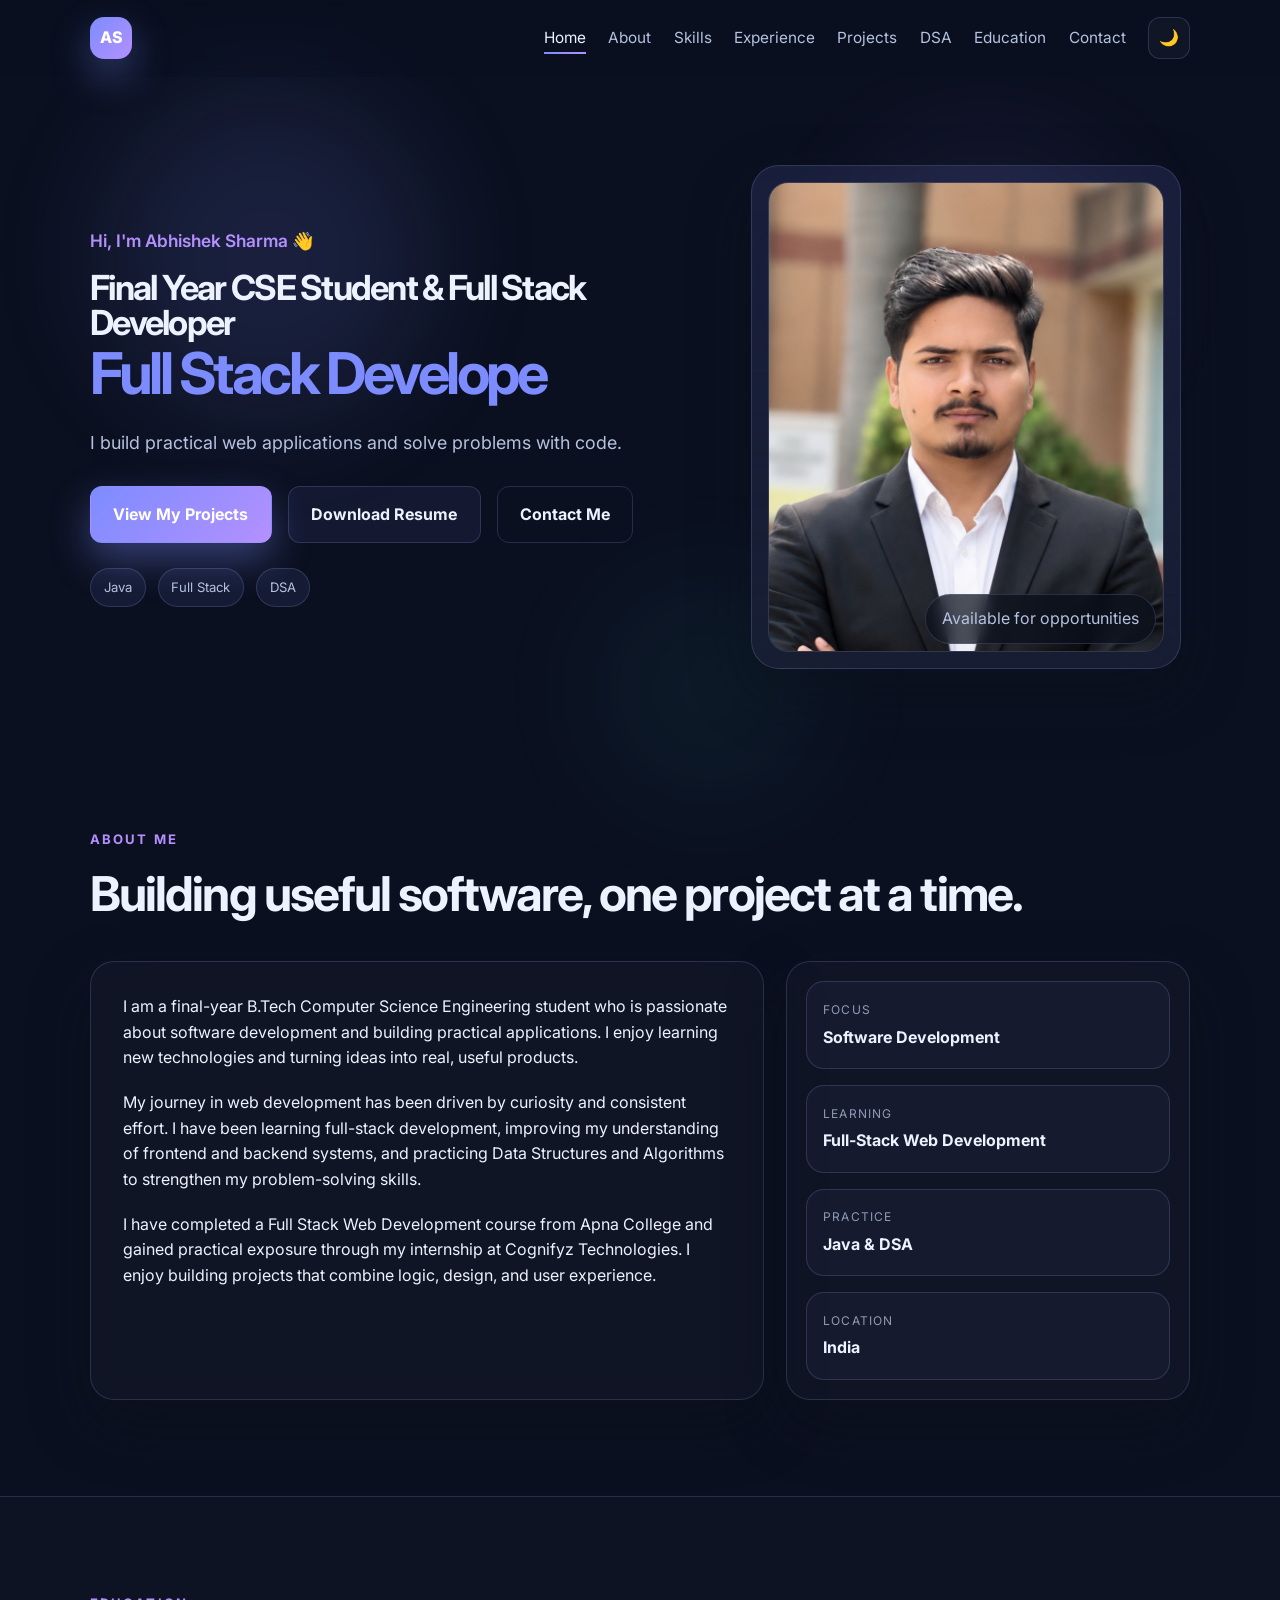
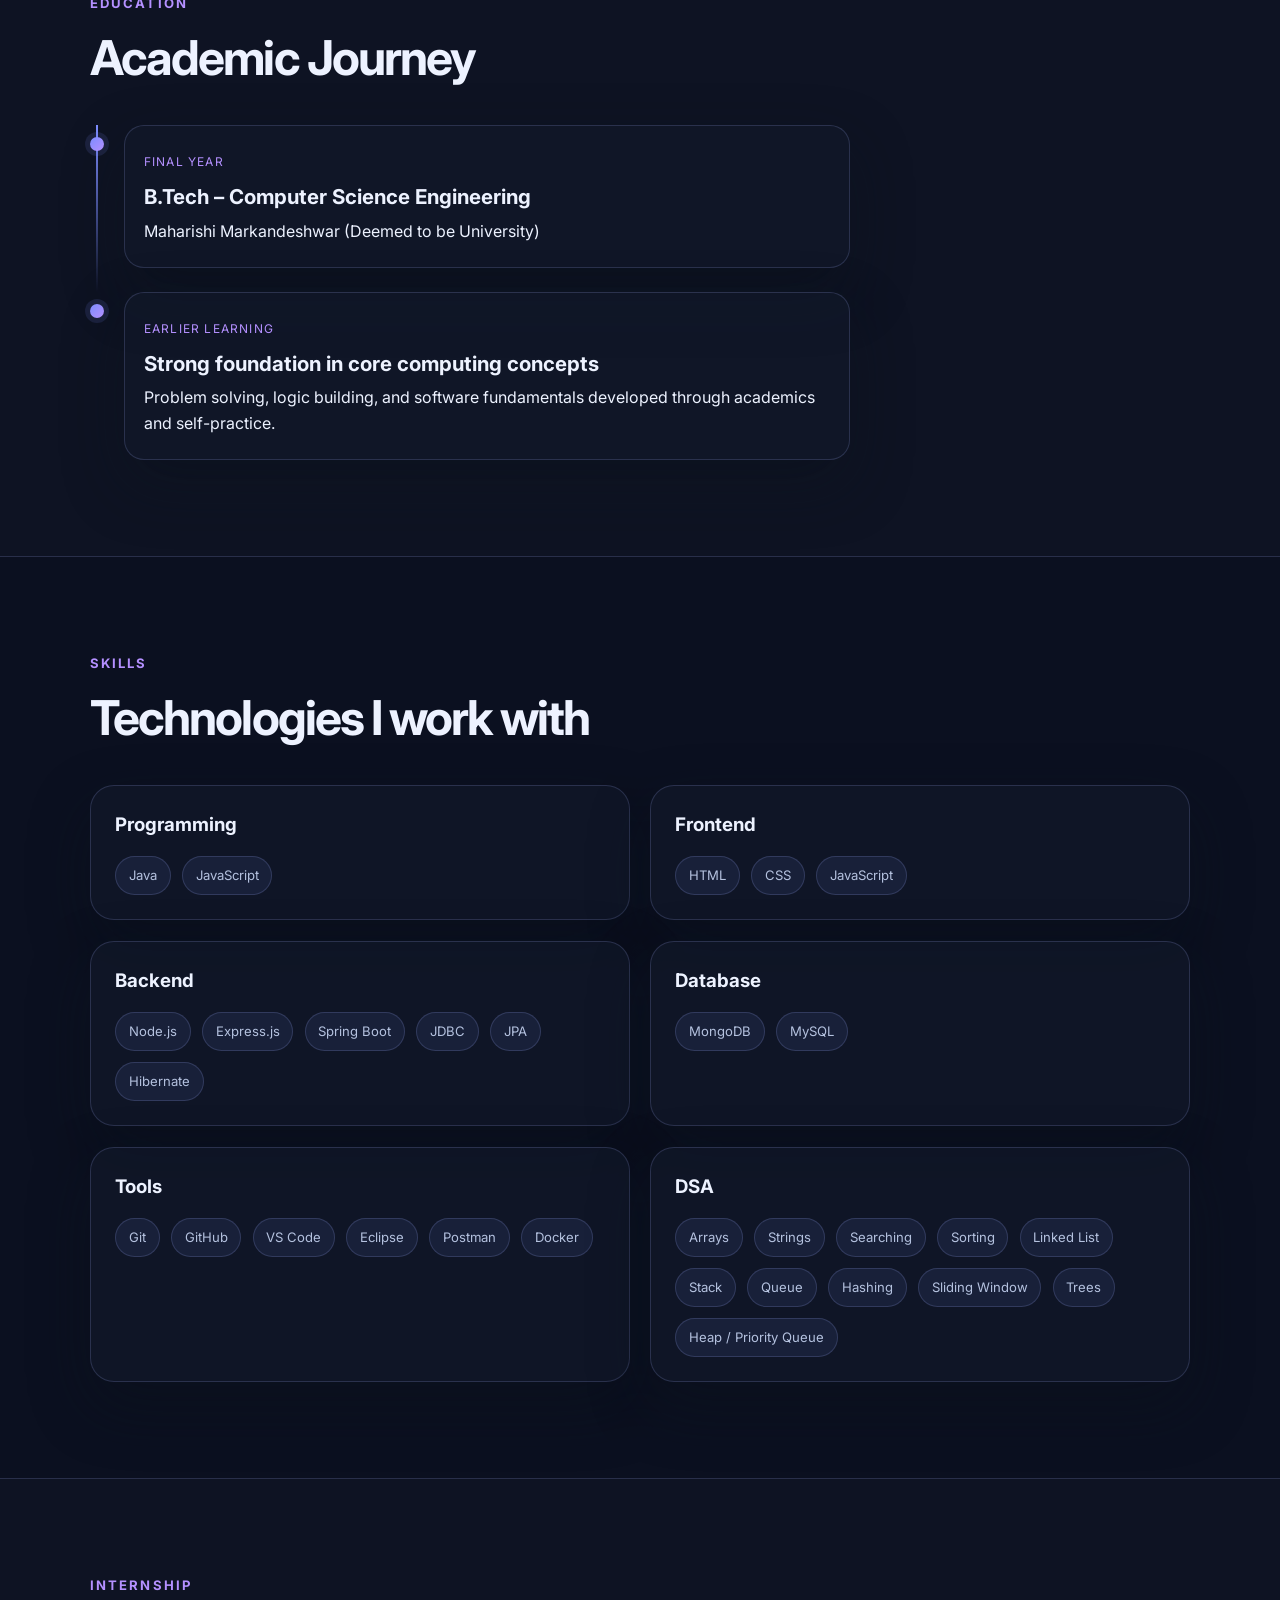
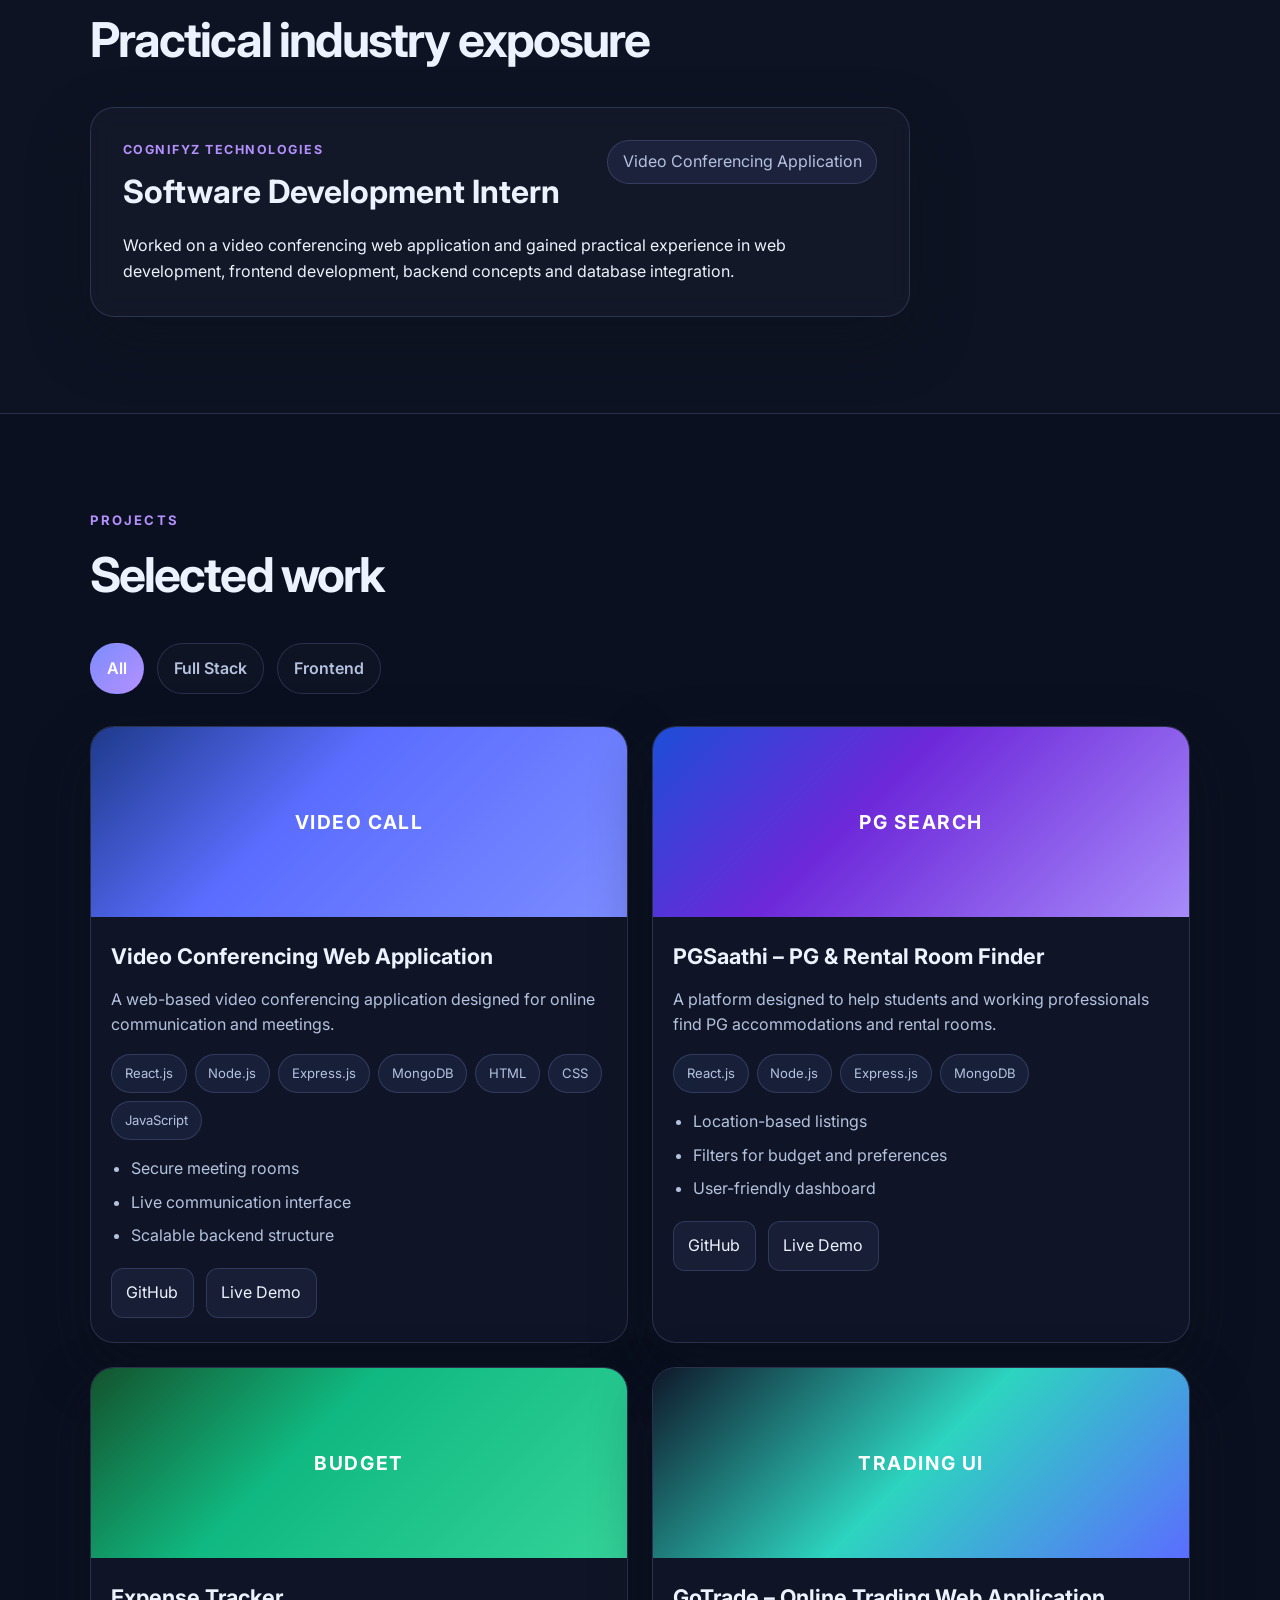
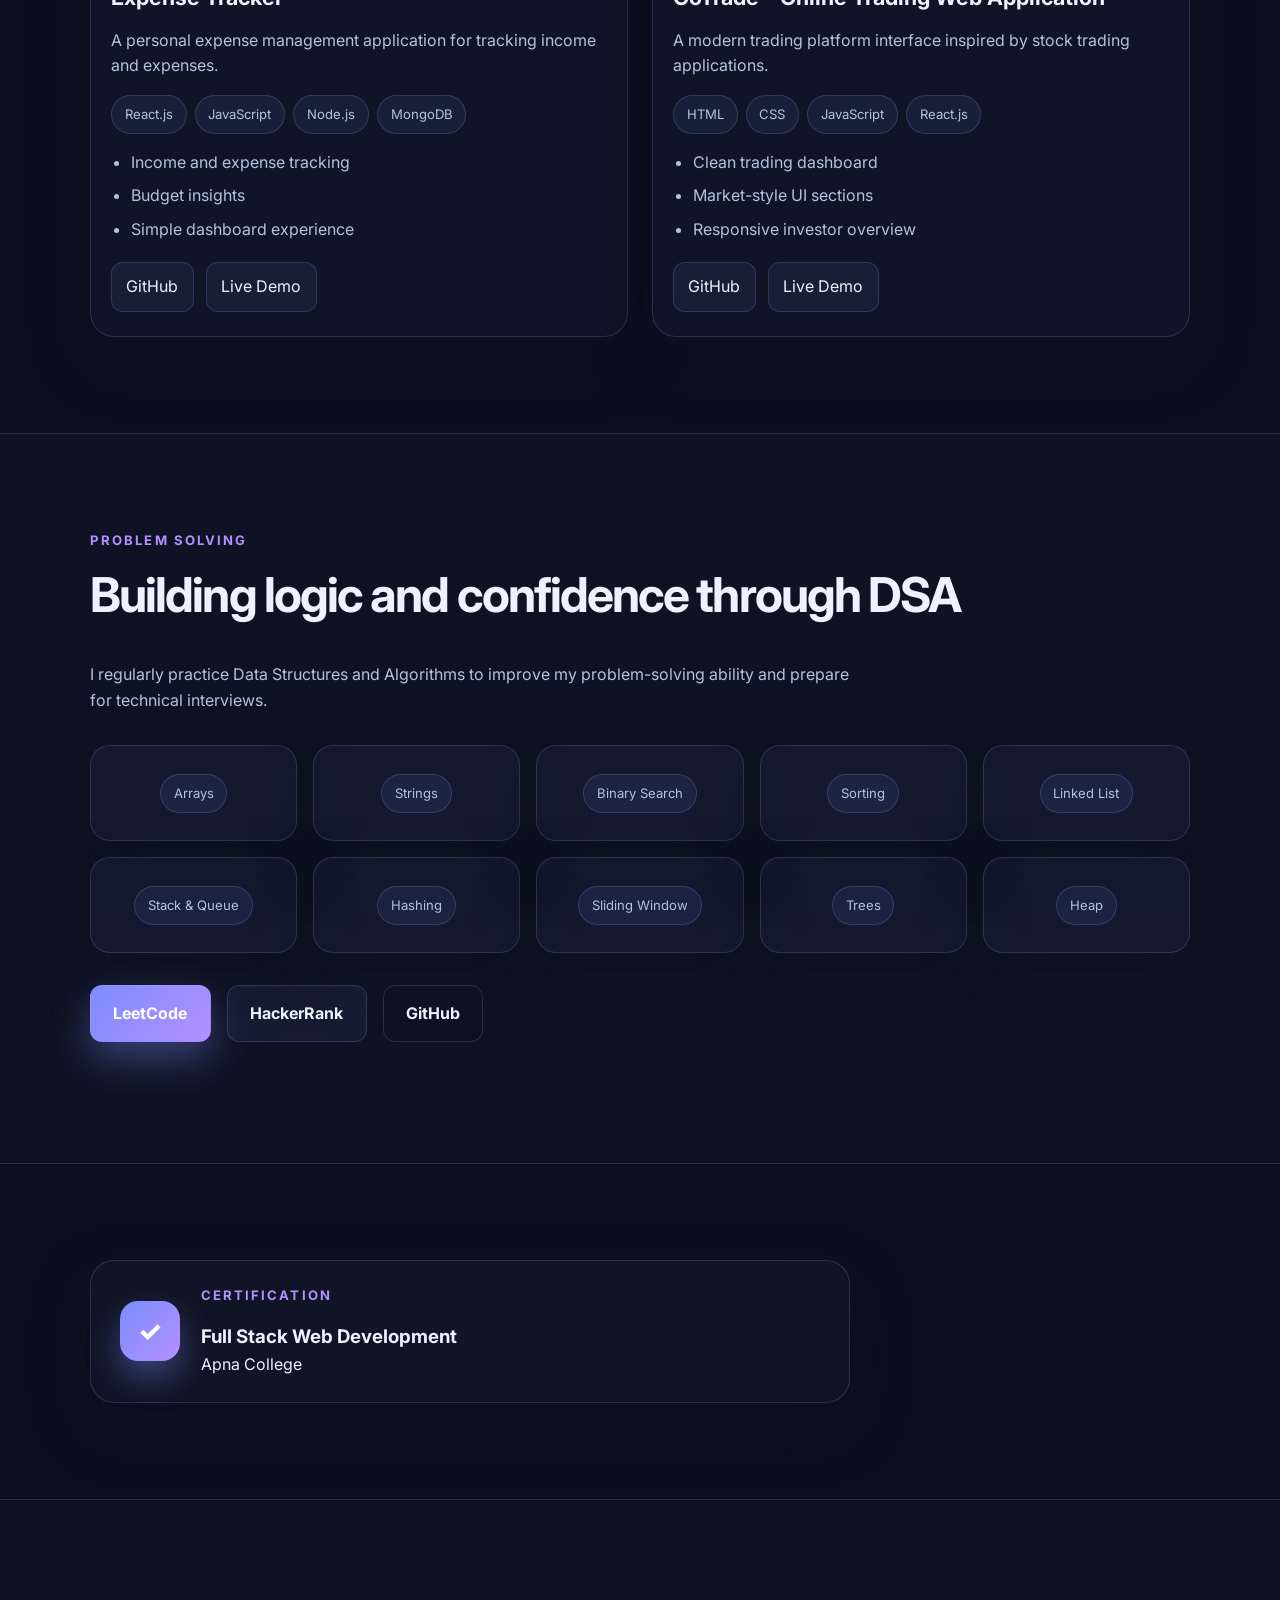
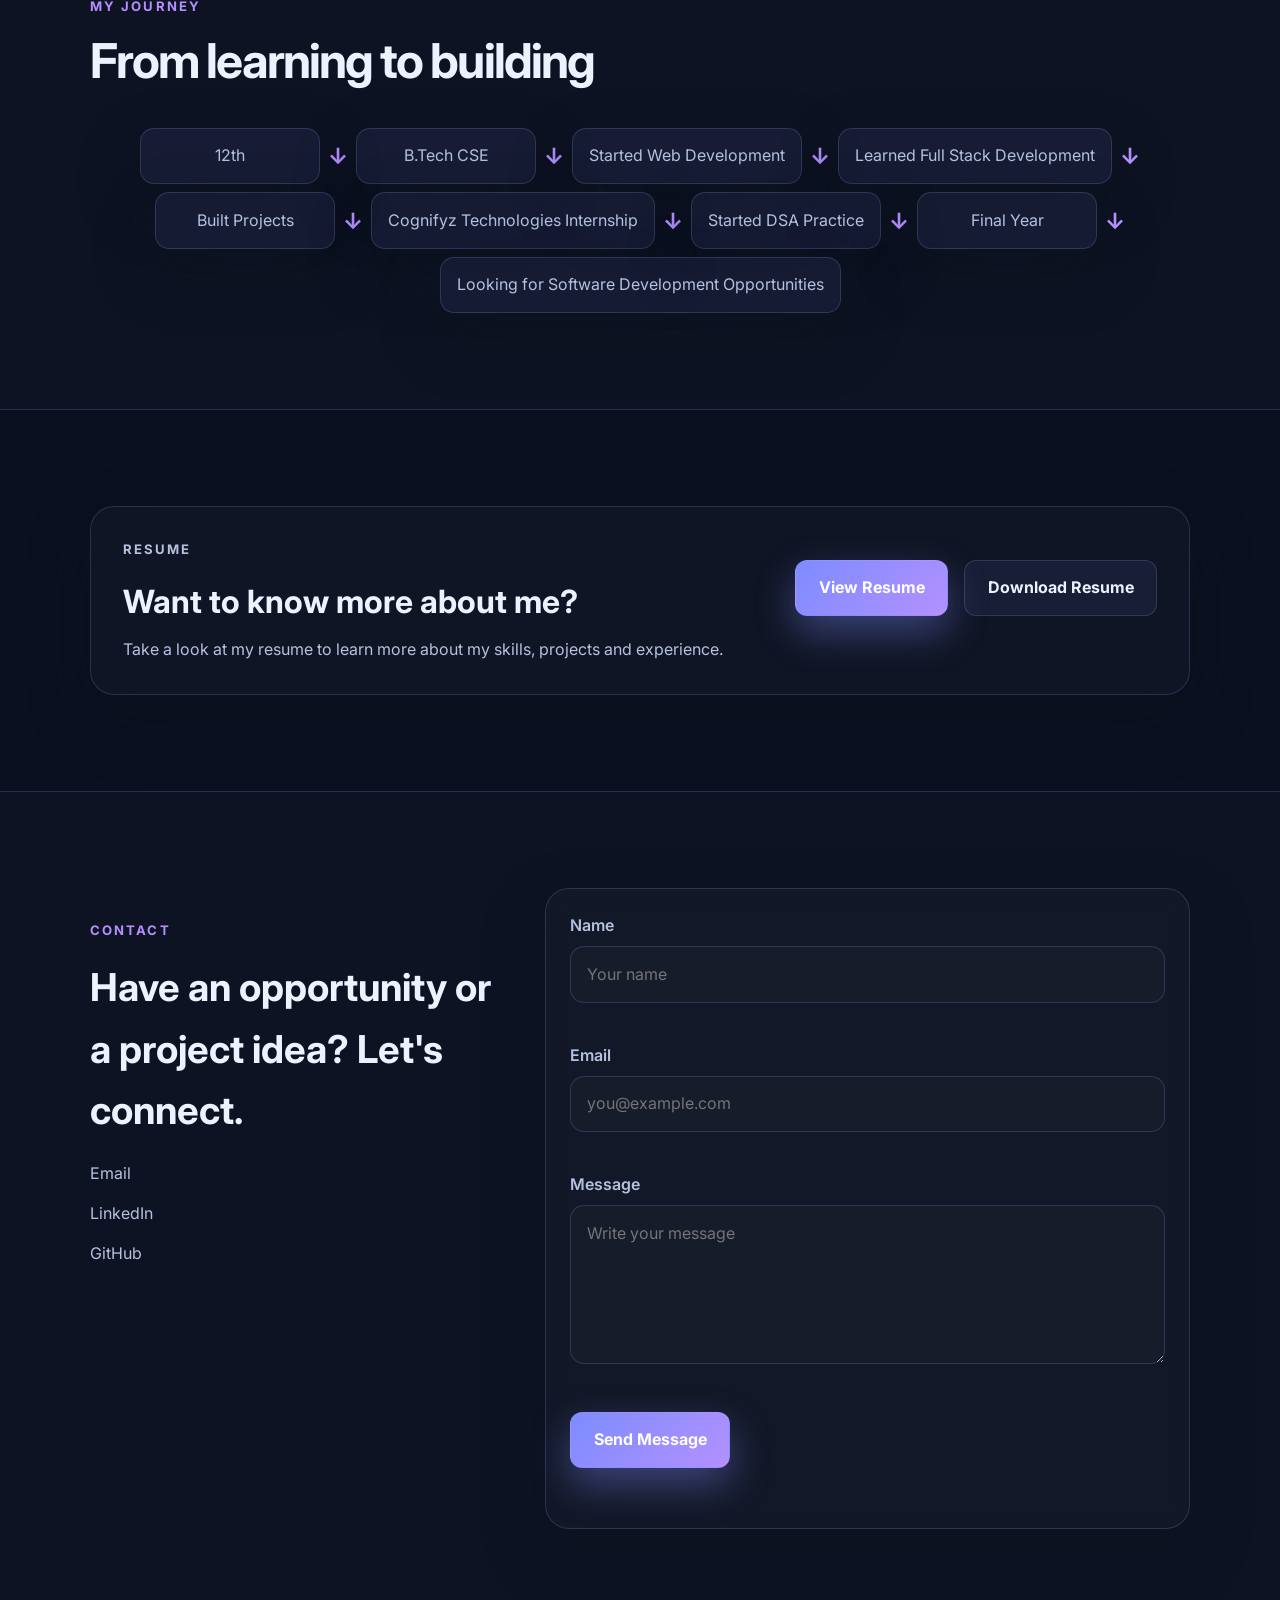
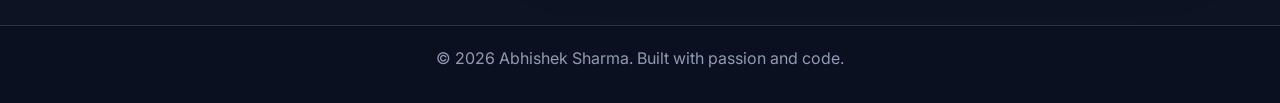
<file: index.html>
<!DOCTYPE html>
<html lang="en">

<head>
  <meta charset="UTF-8" />
  <meta name="viewport" content="width=device-width, initial-scale=1.0" />
  <meta name="description"
    content="Abhishek Sharma is a final-year Computer Science Engineering student and aspiring full stack developer building practical web applications and solving DSA problems." />
  <meta name="keywords" content="Abhishek Sharma, Full Stack Developer, Java, DSA, portfolio, software developer" />
  <title>Abhishek Sharma | Portfolio</title>
  <link rel="preconnect" href="https://fonts.googleapis.com" />
  <link rel="preconnect" href="https://fonts.gstatic.com" crossorigin />
  <link href="https://fonts.googleapis.com/css2?family=Inter:wght@400;500;600;700;800;900&display=swap"
    rel="stylesheet" />
  <link rel="stylesheet" href="style.css" />
</head>

<body>
  <div class="bg-orb orb-1"></div>
  <div class="bg-orb orb-2"></div>
  <div class="bg-orb orb-3"></div>

  <header class="site-header">
    <nav class="nav container">
      <a class="logo" href="#home" aria-label="Home">AS</a>

      <button class="nav-toggle" aria-label="Toggle navigation" aria-expanded="false">
        <span></span>
        <span></span>
        <span></span>
      </button>

      <div class="nav-panel">
        <ul class="nav-menu">
          <li><a href="#home" class="active">Home</a></li>
          <li><a href="#about">About</a></li>
          <li><a href="#skills">Skills</a></li>
          <li><a href="#experience">Experience</a></li>
          <li><a href="#projects">Projects</a></li>
          <li><a href="#dsa">DSA</a></li>
          <li><a href="#education">Education</a></li>
          <li><a href="#contact">Contact</a></li>
          <li><button class="theme-toggle" type="button" aria-label="Toggle dark mode">🌙</button></li>
        </ul>
      </div>
    </nav>
  </header>

  <main>
    <section id="home" class="hero">
      <div class="container hero-inner">
        <div class="hero-copy reveal">
          <p class="eyebrow">Hi, I'm Abhishek Sharma 👋</p>
          <h1>
            <span class="type-prefix">Final Year CSE Student &amp; Full Stack Developer</span>
            <span class="typing-text" aria-live="polite"></span>
          </h1>
          <p class="lead">I build practical web applications and solve problems with code.</p>
          <div class="cta-group">
            <a class="btn btn-primary" href="#projects">View My Projects</a>
            <a class="btn btn-secondary" href="resume.pdf" target="_blank" rel="noopener">Download Resume</a>
            <a class="btn btn-ghost" href="#contact">Contact Me</a>
          </div>
          <div class="quick-badges">
            <span>Java</span>
            <span>Full Stack</span>
            <span>DSA</span>
          </div>
        </div>

        <div class="hero-visual reveal">
          <div class="profile-card">
            <div class="profile-glow"></div>
            <img src="assets/profile.jpeg" alt="Abhishek Sharma profile" />
            <div class="profile-badge">Available for opportunities</div>
          </div>
        </div>
      </div>
    </section>

    <section id="about" class="section">
      <div class="container">
        <div class="section-heading reveal">
          <p class="kicker">About Me</p>
          <h2>Building useful software, one project at a time.</h2>
        </div>

        <div class="about-grid">
          <div class="about-card reveal">
            <p>
              I am a final-year B.Tech Computer Science Engineering student who is passionate about software
              development and building practical applications. I enjoy learning new technologies and turning ideas
              into real, useful products.
            </p>
            <p>
              My journey in web development has been driven by curiosity and consistent effort. I have been learning
              full-stack development, improving my understanding of frontend and backend systems, and practicing Data
              Structures and Algorithms to strengthen my problem-solving skills.
            </p>
            <p>
              I have completed a Full Stack Web Development course from Apna College and gained practical exposure
              through my internship at Cognifyz Technologies. I enjoy building projects that combine logic, design,
              and user experience.
            </p>
          </div>

          <div class="about-points reveal">
            <div class="info-item">
              <span class="info-label">Focus</span>
              <strong>Software Development</strong>
            </div>
            <div class="info-item">
              <span class="info-label">Learning</span>
              <strong>Full-Stack Web Development</strong>
            </div>
            <div class="info-item">
              <span class="info-label">Practice</span>
              <strong>Java &amp; DSA</strong>
            </div>
            <div class="info-item">
              <span class="info-label">Location</span>
              <strong>India</strong>
            </div>
          </div>
        </div>
      </div>
    </section>

    <section id="education" class="section alt-bg">
      <div class="container">
        <div class="section-heading reveal">
          <p class="kicker">Education</p>
          <h2>Academic Journey</h2>
        </div>

        <div class="timeline reveal">
          <div class="timeline-item">
            <div class="timeline-dot"></div>
            <div class="timeline-card education-card">
              <span class="timeline-year">Final Year</span>
              <h3>B.Tech – Computer Science Engineering</h3>
              <p>Maharishi Markandeshwar (Deemed to be University)</p>
            </div>
          </div>
          <div class="timeline-item">
            <div class="timeline-dot"></div>
            <div class="timeline-card education-card">
              <span class="timeline-year">Earlier Learning</span>
              <h3>Strong foundation in core computing concepts</h3>
              <p>Problem solving, logic building, and software fundamentals developed through academics and
                self-practice.</p>
            </div>
          </div>
        </div>
      </div>
    </section>

    <section id="skills" class="section">
      <div class="container">
        <div class="section-heading reveal">
          <p class="kicker">Skills</p>
          <h2>Technologies I work with</h2>
        </div>

        <div class="skills-grid">
          <div class="skill-group reveal">
            <h3>Programming</h3>
            <div class="tag-list">
              <span>Java</span>
              <span>JavaScript</span>
            </div>
          </div>

          <div class="skill-group reveal">
            <h3>Frontend</h3>
            <div class="tag-list">
              <span>HTML</span>
              <span>CSS</span>
              <span>JavaScript</span>
            </div>
          </div>

          <div class="skill-group reveal">
            <h3>Backend</h3>
            <div class="tag-list">
              <span>Node.js</span>
              <span>Express.js</span>
              <span>Spring Boot</span>
              <span>JDBC</span>
              <span>JPA</span>
              <span>Hibernate</span>
            </div>
          </div>

          <div class="skill-group reveal">
            <h3>Database</h3>
            <div class="tag-list">
              <span>MongoDB</span>
              <span>MySQL</span>
            </div>
          </div>

          <div class="skill-group reveal">
            <h3>Tools</h3>
            <div class="tag-list">
              <span>Git</span>
              <span>GitHub</span>
              <span>VS Code</span>
              <span>Eclipse</span>
              <span>Postman</span>
              <span>Docker</span>
            </div>
          </div>

          <div class="skill-group reveal">
            <h3>DSA</h3>
            <div class="tag-list">
              <span>Arrays</span>
              <span>Strings</span>
              <span>Searching</span>
              <span>Sorting</span>
              <span>Linked List</span>
              <span>Stack</span>
              <span>Queue</span>
              <span>Hashing</span>
              <span>Sliding Window</span>
              <span>Trees</span>
              <span>Heap / Priority Queue</span>
            </div>
          </div>
        </div>
      </div>
    </section>

    <section id="experience" class="section alt-bg">
      <div class="container">
        <div class="section-heading reveal">
          <p class="kicker">Internship</p>
          <h2>Practical industry exposure</h2>
        </div>

        <div class="experience-card reveal">
          <div class="experience-header">
            <div>
              <p class="company">Cognifyz Technologies</p>
              <h3>Software Development Intern</h3>
            </div>
            <span class="role-tag">Video Conferencing Application</span>
          </div>
          <p>
            Worked on a video conferencing web application and gained practical experience in web development,
            frontend development, backend concepts and database integration.
          </p>
        </div>
      </div>
    </section>

    <section id="projects" class="section">
      <div class="container">
        <div class="section-heading reveal">
          <p class="kicker">Projects</p>
          <h2>Selected work</h2>
        </div>

        <div class="filter-bar reveal" aria-label="Project filters">
          <button class="filter-btn active" data-filter="all">All</button>
          <button class="filter-btn" data-filter="fullstack">Full Stack</button>
          <button class="filter-btn" data-filter="frontend">Frontend</button>
        </div>

        <div class="projects-grid">
          <article class="project-card reveal" data-category="fullstack">
            <div class="project-image project-one">
              <span>Video Call</span>
            </div>
            <div class="project-body">
              <h3>Video Conferencing Web Application</h3>
              <p>A web-based video conferencing application designed for online communication and meetings.</p>
              <div class="tech-stack">
                <span>React.js</span>
                <span>Node.js</span>
                <span>Express.js</span>
                <span>MongoDB</span>
                <span>HTML</span>
                <span>CSS</span>
                <span>JavaScript</span>
              </div>
              <ul class="feature-list">
                <li>Secure meeting rooms</li>
                <li>Live communication interface</li>
                <li>Scalable backend structure</li>
              </ul>
              <div class="project-actions">
                <a href="https://github.com" target="_blank" rel="noopener">GitHub</a>
                <a href="https://example.com" target="_blank" rel="noopener">Live Demo</a>
              </div>
            </div>
          </article>

          <article class="project-card reveal" data-category="fullstack">
            <div class="project-image project-two">
              <span>PG Search</span>
            </div>
            <div class="project-body">
              <h3>PGSaathi – PG &amp; Rental Room Finder</h3>
              <p>A platform designed to help students and working professionals find PG accommodations and rental rooms.
              </p>
              <div class="tech-stack">
                <span>React.js</span>
                <span>Node.js</span>
                <span>Express.js</span>
                <span>MongoDB</span>
              </div>
              <ul class="feature-list">
                <li>Location-based listings</li>
                <li>Filters for budget and preferences</li>
                <li>User-friendly dashboard</li>
              </ul>
              <div class="project-actions">
                <a href="https://github.com" target="_blank" rel="noopener">GitHub</a>
                <a href="https://example.com" target="_blank" rel="noopener">Live Demo</a>
              </div>
            </div>
          </article>

          <article class="project-card reveal" data-category="fullstack">
            <div class="project-image project-three">
              <span>Budget</span>
            </div>
            <div class="project-body">
              <h3>Expense Tracker</h3>
              <p>A personal expense management application for tracking income and expenses.</p>
              <div class="tech-stack">
                <span>React.js</span>
                <span>JavaScript</span>
                <span>Node.js</span>
                <span>MongoDB</span>
              </div>
              <ul class="feature-list">
                <li>Income and expense tracking</li>
                <li>Budget insights</li>
                <li>Simple dashboard experience</li>
              </ul>
              <div class="project-actions">
                <a href="https://github.com" target="_blank" rel="noopener">GitHub</a>
                <a href="https://example.com" target="_blank" rel="noopener">Live Demo</a>
              </div>
            </div>
          </article>

          <article class="project-card reveal" data-category="frontend">
            <div class="project-image project-four">
              <span>Trading UI</span>
            </div>
            <div class="project-body">
              <h3>GoTrade – Online Trading Web Application</h3>
              <p>A modern trading platform interface inspired by stock trading applications.</p>
              <div class="tech-stack">
                <span>HTML</span>
                <span>CSS</span>
                <span>JavaScript</span>
                <span>React.js</span>
              </div>
              <ul class="feature-list">
                <li>Clean trading dashboard</li>
                <li>Market-style UI sections</li>
                <li>Responsive investor overview</li>
              </ul>
              <div class="project-actions">
                <a href="https://github.com" target="_blank" rel="noopener">GitHub</a>
                <a href="https://example.com" target="_blank" rel="noopener">Live Demo</a>
              </div>
            </div>
          </article>
        </div>
      </div>
    </section>

    <section id="dsa" class="section alt-bg">
      <div class="container">
        <div class="section-heading reveal">
          <p class="kicker">Problem Solving</p>
          <h2>Building logic and confidence through DSA</h2>
        </div>

        <p class="dsa-intro reveal">
          I regularly practice Data Structures and Algorithms to improve my problem-solving ability and prepare for
          technical interviews.
        </p>

        <div class="dsa-grid">
          <div class="dsa-card reveal"><span>Arrays</span></div>
          <div class="dsa-card reveal"><span>Strings</span></div>
          <div class="dsa-card reveal"><span>Binary Search</span></div>
          <div class="dsa-card reveal"><span>Sorting</span></div>
          <div class="dsa-card reveal"><span>Linked List</span></div>
          <div class="dsa-card reveal"><span>Stack &amp; Queue</span></div>
          <div class="dsa-card reveal"><span>Hashing</span></div>
          <div class="dsa-card reveal"><span>Sliding Window</span></div>
          <div class="dsa-card reveal"><span>Trees</span></div>
          <div class="dsa-card reveal"><span>Heap</span></div>
        </div>

        <div class="cta-group platform-links reveal">
          <a class="btn btn-primary" href="https://leetcode.com" target="_blank" rel="noopener">LeetCode</a>
          <a class="btn btn-secondary" href="https://www.hackerrank.com" target="_blank" rel="noopener">HackerRank</a>
          <a class="btn btn-ghost" href="https://github.com" target="_blank" rel="noopener">GitHub</a>
        </div>
      </div>
    </section>

    <section id="certification" class="section">
      <div class="container">
        <div class="cert-card reveal">
          <div class="cert-icon">✓</div>
          <div>
            <p class="kicker">Certification</p>
            <h3>Full Stack Web Development</h3>
            <p>Apna College</p>
          </div>
        </div>
      </div>
    </section>

    <section id="journey" class="section alt-bg">
      <div class="container">
        <div class="section-heading reveal">
          <p class="kicker">My Journey</p>
          <h2>From learning to building</h2>
        </div>

        <div class="journey-timeline reveal">
          <div class="journey-step"><span>12th</span></div>
          <div class="journey-arrow">↓</div>
          <div class="journey-step"><span>B.Tech CSE</span></div>
          <div class="journey-arrow">↓</div>
          <div class="journey-step"><span>Started Web Development</span></div>
          <div class="journey-arrow">↓</div>
          <div class="journey-step"><span>Learned Full Stack Development</span></div>
          <div class="journey-arrow">↓</div>
          <div class="journey-step"><span>Built Projects</span></div>
          <div class="journey-arrow">↓</div>
          <div class="journey-step"><span>Cognifyz Technologies Internship</span></div>
          <div class="journey-arrow">↓</div>
          <div class="journey-step"><span>Started DSA Practice</span></div>
          <div class="journey-arrow">↓</div>
          <div class="journey-step"><span>Final Year</span></div>
          <div class="journey-arrow">↓</div>
          <div class="journey-step"><span>Looking for Software Development Opportunities</span></div>
        </div>
      </div>
    </section>

    <section id="resume" class="section">
      <div class="container">
        <div class="resume-card reveal">
          <div>
            <p class="kicker">Resume</p>
            <h2>Want to know more about me?</h2>
            <p>Take a look at my resume to learn more about my skills, projects and experience.</p>
          </div>
          <div class="cta-group resume-actions">
            <a class="btn btn-primary" href="resume.pdf" target="_blank" rel="noopener">View Resume</a>
            <a class="btn btn-secondary" href="resume.pdf" download="Abhishek-Sharma-Resume.pdf">Download Resume</a>
          </div>
        </div>
      </div>
    </section>

    <section id="contact" class="section alt-bg">
      <div class="container contact-wrap">
        <div class="contact-copy reveal">
          <p class="kicker">Contact</p>
          <h2>Have an opportunity or a project idea? Let's connect.</h2>
          <div class="contact-links">
            <a href="mailto:aksharma2921@gmail.com">Email</a>
            <a href="https://www.linkedin.com/in/abhishek-sharma67/" target="_blank" rel="noopener">LinkedIn</a>
            <a href="https://github.com/abhishek8414" target="_blank" rel="noopener">GitHub</a>
          </div>
        </div>

        <form class="contact-form reveal" id="contactForm" novalidate>
          <div class="field">
            <label for="name">Name</label>
            <input type="text" id="name" name="name" placeholder="Your name" />
            <small class="error-message"></small>
          </div>

          <div class="field">
            <label for="email">Email</label>
            <input type="email" id="email" name="email" placeholder="you@example.com" />
            <small class="error-message"></small>
          </div>

          <div class="field">
            <label for="message">Message</label>
            <textarea id="message" name="message" rows="5" placeholder="Write your message"></textarea>
            <small class="error-message"></small>
          </div>

          <button type="submit" class="btn btn-primary submit-btn">Send Message</button>
          <p id="formStatus" class="form-status" aria-live="polite"></p>
        </form>
      </div>
    </section>
  </main>

  <footer class="site-footer">
    <div class="container footer-inner">
      <p>© 2026 Abhishek Sharma. Built with passion and code.</p>
    </div>
  </footer>

  <button class="back-to-top" aria-label="Back to top">↑</button>

  <script src="script.js"></script>
</body>

</html>
</file>
<file: style.css>
:root {
  --bg: #0b1020;
  --bg-soft: #10192d;
  --surface: rgba(19, 27, 46, 0.7);
  --surface-strong: rgba(12, 18, 31, 0.9);
  --card: rgba(18, 25, 42, 0.7);
  --card-strong: rgba(15, 20, 34, 0.9);
  --text: #edf2ff;
  --text-soft: #b5c2df;
  --muted: #8f9bb5;
  --primary: #7c8cff;
  --primary-strong: #5b6dff;
  --secondary: #b490ff;
  --border: rgba(168, 179, 255, 0.18);
  --shadow: 0 24px 60px rgba(12, 18, 26, 0.45);
  --glow: rgba(124, 140, 255, 0.38);
  --success: #57d39f;
}

body.light-mode {
  --bg: #edf3ff;
  --bg-soft: #dfeafe;
  --surface: rgba(255, 255, 255, 0.78);
  --surface-strong: rgba(255, 255, 255, 0.95);
  --card: rgba(255, 255, 255, 0.72);
  --card-strong: rgba(255, 255, 255, 0.95);
  --text: #172033;
  --text-soft: #41506a;
  --muted: #66758f;
  --primary: #4d5ef7;
  --primary-strong: #3b49d9;
  --secondary: #7a5cff;
  --border: rgba(92, 115, 190, 0.15);
  --shadow: 0 24px 60px rgba(136, 153, 200, 0.18);
  --glow: rgba(93, 110, 255, 0.2);
  --success: #1ea76c;
}

* {
  box-sizing: border-box;
  margin: 0;
  padding: 0;
}

html {
  scroll-behavior: smooth;
}

body {
  font-family: "Inter", sans-serif;
  background: var(--bg);
  color: var(--text);
  line-height: 1.6;
  transition: background 0.3s ease, color 0.3s ease;
  overflow-x: hidden;
}

img {
  max-width: 100%;
  display: block;
}

a {
  color: inherit;
  text-decoration: none;
}

button,
input,
textarea {
  font: inherit;
}

.container {
  width: min(1100px, calc(100% - 2rem));
  margin: 0 auto;
}

.section {
  padding: 6rem 0;
}

.alt-bg {
  background: rgba(255, 255, 255, 0.015);
  border-top: 1px solid var(--border);
  border-bottom: 1px solid var(--border);
}

.kicker {
  font-size: 0.82rem;
  letter-spacing: 0.16em;
  text-transform: uppercase;
  color: var(--secondary);
  font-weight: 700;
  margin-bottom: 1rem;
}

.section-heading {
  margin-bottom: 2.5rem;
}

.section-heading h2 {
  font-size: clamp(2rem, 4vw, 3rem);
  line-height: 1.15;
  letter-spacing: -0.04em;
  margin-bottom: 0.25rem;
}

.bg-orb {
  position: fixed;
  border-radius: 50%;
  filter: blur(60px);
  opacity: 0.35;
  pointer-events: none;
  z-index: -1;
  animation: float 14s ease-in-out infinite alternate;
}

.orb-1 {
  width: 330px;
  height: 330px;
  background: rgba(124, 140, 255, 0.38);
  top: 10%;
  left: 8%;
}

.orb-2 {
  width: 280px;
  height: 280px;
  background: rgba(180, 144, 255, 0.26);
  right: 12%;
  top: 16%;
  animation-delay: 1.5s;
}

.orb-3 {
  width: 240px;
  height: 240px;
  background: rgba(75, 232, 214, 0.14);
  bottom: 10%;
  left: 46%;
  animation-delay: 2.4s;
}

@keyframes float {
  0% {
    transform: translateY(0) translateX(0) scale(1);
  }
  100% {
    transform: translateY(-18px) translateX(18px) scale(1.08);
  }
}

.site-header {
  position: sticky;
  top: 0;
  z-index: 20;
  backdrop-filter: blur(12px);
  background: rgba(11, 16, 32, 0.26);
  border-bottom: 1px solid transparent;
  transition: background 0.25s ease, border-color 0.25s ease, box-shadow 0.25s ease;
}

body.light-mode .site-header {
  background: rgba(237, 243, 255, 0.4);
}

.site-header.scrolled {
  background: rgba(11, 16, 32, 0.7);
  border-color: var(--border);
  box-shadow: 0 10px 30px rgba(7, 11, 19, 0.18);
}

body.light-mode .site-header.scrolled {
  background: rgba(255, 255, 255, 0.8);
}

.nav {
  display: flex;
  align-items: center;
  justify-content: space-between;
  min-height: 76px;
}

.logo {
  width: 42px;
  height: 42px;
  display: grid;
  place-items: center;
  border-radius: 14px;
  background: linear-gradient(135deg, var(--primary), var(--secondary));
  color: white;
  font-weight: 800;
  box-shadow: 0 16px 38px var(--glow);
}

.nav-panel {
  display: flex;
  align-items: center;
}

.nav-menu {
  display: flex;
  align-items: center;
  list-style: none;
  gap: 1.4rem;
}

.nav-menu a {
  color: var(--text-soft);
  font-size: 0.96rem;
  position: relative;
  transition: color 0.25s ease;
}

.nav-menu a::after {
  content: "";
  position: absolute;
  left: 0;
  bottom: -0.4rem;
  width: 100%;
  height: 2px;
  background: linear-gradient(90deg, var(--primary), var(--secondary));
  transform: scaleX(0);
  transform-origin: left;
  transition: transform 0.25s ease;
}

.nav-menu a:hover,
.nav-menu a.active {
  color: var(--text);
}

.nav-menu a:hover::after,
.nav-menu a.active::after {
  transform: scaleX(1);
}

.theme-toggle {
  border: 1px solid var(--border);
  background: rgba(255, 255, 255, 0.03);
  border-radius: 12px;
  color: var(--text);
  width: 42px;
  height: 42px;
  cursor: pointer;
}

.nav-toggle {
  display: none;
  flex-direction: column;
  justify-content: center;
  gap: 5px;
  width: 44px;
  height: 44px;
  border: 1px solid var(--border);
  border-radius: 12px;
  background: rgba(255, 255, 255, 0.02);
  cursor: pointer;
}

.nav-toggle span {
  width: 22px;
  height: 2px;
  background: var(--text);
  margin: 0 auto;
  transition: transform 0.25s ease, opacity 0.25s ease;
}

.hero {
  padding: 5.5rem 0 4rem;
}

.hero-inner {
  display: grid;
  grid-template-columns: 1.15fr 0.85fr;
  align-items: center;
  gap: 3rem;
}

.eyebrow {
  font-size: 1.08rem;
  color: var(--secondary);
  margin-bottom: 1rem;
  font-weight: 600;
}

.hero-copy h1 {
  font-size: clamp(2.5rem, 4.5vw, 5rem);
  line-height: 1.02;
  letter-spacing: -0.06em;
  margin-bottom: 1rem;
}

.type-prefix {
  display: block;
  font-size: 0.6em;
  letter-spacing: -0.05em;
  color: var(--text);
  margin-bottom: 0.2rem;
}

.typing-text {
  display: block;
  min-height: 1.2em;
  color: var(--primary);
  font-weight: 700;
}

.lead {
  font-size: 1.12rem;
  color: var(--text-soft);
  max-width: 620px;
  margin-bottom: 1.8rem;
}

.cta-group {
  display: flex;
  align-items: center;
  flex-wrap: wrap;
  gap: 1rem;
  margin-bottom: 1.6rem;
}

.btn {
  display: inline-flex;
  align-items: center;
  justify-content: center;
  min-height: 48px;
  padding: 0.9rem 1.4rem;
  border-radius: 12px;
  font-weight: 700;
  border: 1px solid transparent;
  transition: transform 0.2s ease, box-shadow 0.2s ease, border-color 0.2s ease;
}

.btn:hover {
  transform: translateY(-2px);
}

.btn-primary {
  background: linear-gradient(135deg, var(--primary), var(--secondary));
  color: white;
  box-shadow: 0 16px 38px var(--glow);
}

.btn-secondary {
  background: rgba(124, 140, 255, 0.08);
  border-color: var(--border);
  color: var(--text);
}

.btn-ghost {
  background: transparent;
  border-color: var(--border);
  color: var(--text);
}

.quick-badges {
  display: flex;
  flex-wrap: wrap;
  gap: 0.75rem;
}

.quick-badges span,
.tech-stack span,
.tag-list span,
.dsa-card span {
  display: inline-flex;
  align-items: center;
  justify-content: center;
  padding: 0.5rem 0.8rem;
  border-radius: 999px;
  background: rgba(124, 140, 255, 0.09);
  border: 1px solid var(--border);
  color: var(--text-soft);
  font-size: 0.82rem;
}

.hero-visual {
  display: flex;
  justify-content: center;
}

.profile-card {
  position: relative;
  width: min(430px, 100%);
  padding: 1rem;
  border-radius: 28px;
  background: linear-gradient(180deg, rgba(124, 140, 255, 0.12), rgba(24, 31, 53, 0.9));
  border: 1px solid var(--border);
  box-shadow: var(--shadow);
}

.profile-glow {
  position: absolute;
  inset: 12% 18% auto 18%;
  height: 220px;
  border-radius: 50%;
  background: radial-gradient(circle, rgba(124, 140, 255, 0.45) 0%, rgba(124, 140, 255, 0.08) 55%, transparent 100%);
  filter: blur(30px);
}

.profile-card img {
  position: relative;
  z-index: 1;
  width: 100%;
  height: 470px;
  object-fit: cover;
  border-radius: 20px;
  border: 1px solid rgba(255, 255, 255, 0.12);
}

.profile-badge {
  position: absolute;
  right: 1.5rem;
  bottom: 1.5rem;
  z-index: 2;
  background: rgba(10, 16, 28, 0.72);
  border: 1px solid var(--border);
  padding: 0.7rem 1rem;
  border-radius: 999px;
  color: var(--text-soft);
  backdrop-filter: blur(8px);
}

.about-grid {
  display: grid;
  grid-template-columns: 1.25fr 0.75fr;
  gap: 1.4rem;
}

.about-card,
.about-points,
.experience-card,
.resume-card,
.contact-form,
.cert-card {
  background: rgba(255, 255, 255, 0.025);
  backdrop-filter: blur(10px);
  border: 1px solid var(--border);
  border-radius: 24px;
  box-shadow: var(--shadow);
}

.about-card {
  padding: 2rem;
}

.about-card p + p {
  margin-top: 1.2rem;
}

.about-points {
  padding: 1.2rem;
  display: grid;
  gap: 1rem;
}

.info-item {
  background: rgba(124, 140, 255, 0.05);
  border: 1px solid var(--border);
  border-radius: 18px;
  padding: 1.1rem 1rem;
}

.info-label {
  color: var(--muted);
  display: block;
  font-size: 0.75rem;
  letter-spacing: 0.1em;
  text-transform: uppercase;
  margin-bottom: 0.35rem;
}

.timeline {
  display: grid;
  gap: 1.5rem;
  max-width: 760px;
}

.timeline-item {
  position: relative;
  padding-left: 2.1rem;
}

.timeline-item::before {
  content: "";
  position: absolute;
  left: 0.35rem;
  top: 0;
  bottom: -1.5rem;
  width: 2px;
  background: linear-gradient(180deg, var(--primary), transparent);
}

.timeline-item:last-child::before {
  display: none;
}

.timeline-dot {
  position: absolute;
  left: 0;
  top: 0.75rem;
  width: 14px;
  height: 14px;
  border-radius: 50%;
  background: linear-gradient(135deg, var(--primary), var(--secondary));
  box-shadow: 0 0 0 5px rgba(124, 140, 255, 0.12);
}

.timeline-card {
  background: var(--card);
  border: 1px solid var(--border);
  border-radius: 20px;
  padding: 1.4rem 1.2rem;
  box-shadow: var(--shadow);
}

.timeline-year {
  display: inline-block;
  font-size: 0.75rem;
  letter-spacing: 0.1em;
  text-transform: uppercase;
  color: var(--secondary);
  margin-bottom: 0.6rem;
}

.timeline-card h3 {
  font-size: 1.28rem;
  margin-bottom: 0.3rem;
}

.skills-grid {
  display: grid;
  grid-template-columns: repeat(2, minmax(0, 1fr));
  gap: 1.3rem;
}

.skill-group {
  background: var(--card);
  border: 1px solid var(--border);
  border-radius: 24px;
  padding: 1.5rem;
  box-shadow: var(--shadow);
  transition: transform 0.25s ease, border-color 0.25s ease;
}

.skill-group:hover {
  transform: translateY(-4px);
  border-color: rgba(124, 140, 255, 0.35);
}

.skill-group h3 {
  margin-bottom: 1rem;
}

.tag-list {
  display: flex;
  flex-wrap: wrap;
  gap: 0.7rem;
}

.experience-card {
  padding: 2rem;
  max-width: 820px;
}

.experience-header {
  display: flex;
  align-items: flex-start;
  justify-content: space-between;
  gap: 1rem;
  margin-bottom: 1rem;
}

.company {
  color: var(--secondary);
  letter-spacing: 0.12em;
  text-transform: uppercase;
  font-size: 0.78rem;
  font-weight: 700;
}

.experience-card h3 {
  margin-top: 0.35rem;
  font-size: clamp(1.4rem, 3vw, 2rem);
}

.role-tag {
  background: rgba(124, 140, 255, 0.09);
  border: 1px solid var(--border);
  border-radius: 999px;
  padding: 0.5rem 0.9rem;
  color: var(--text-soft);
}

.filter-bar {
  display: flex;
  flex-wrap: wrap;
  gap: 0.8rem;
  margin-bottom: 2rem;
}

.filter-btn {
  border: 1px solid var(--border);
  background: rgba(255, 255, 255, 0.02);
  color: var(--text-soft);
  border-radius: 999px;
  padding: 0.75rem 1rem;
  font-weight: 600;
  cursor: pointer;
  transition: all 0.2s ease;
}

.filter-btn.active {
  background: linear-gradient(135deg, var(--primary), var(--secondary));
  color: white;
  border-color: transparent;
}

.projects-grid {
  display: grid;
  grid-template-columns: repeat(2, minmax(0, 1fr));
  gap: 1.5rem;
}

.project-card {
  background: var(--card);
  border: 1px solid var(--border);
  border-radius: 24px;
  overflow: hidden;
  box-shadow: var(--shadow);
  transition: transform 0.25s ease, border-color 0.25s ease;
}

.project-card:hover {
  transform: translateY(-4px);
  border-color: rgba(124, 140, 255, 0.35);
}

.project-card.hidden {
  display: none;
}

.project-image {
  position: relative;
  min-height: 190px;
  display: grid;
  place-items: center;
  color: #fff;
  font-size: 1.2rem;
  font-weight: 700;
  letter-spacing: 0.08em;
  text-transform: uppercase;
}

.project-one {
  background: linear-gradient(135deg, #1e3a8a, #5b6dff 40%, #7c8cff);
}

.project-two {
  background: linear-gradient(135deg, #1d4ed8, #6d28d9 40%, #a78bfa);
}

.project-three {
  background: linear-gradient(135deg, #14532d, #10b981 40%, #34d399);
}

.project-four {
  background: linear-gradient(135deg, #0f172a, #2dd4bf 50%, #5b6dff);
}

.project-body {
  padding: 1.4rem 1.25rem 1.5rem;
}

.project-body h3 {
  margin-bottom: 0.8rem;
  font-size: 1.35rem;
}

.project-body p {
  color: var(--text-soft);
  margin-bottom: 1rem;
}

.tech-stack {
  display: flex;
  flex-wrap: wrap;
  gap: 0.5rem;
  margin-bottom: 1rem;
}

.feature-list {
  padding-left: 1.25rem;
  color: var(--text-soft);
  margin-bottom: 1.2rem;
}

.feature-list li + li {
  margin-top: 0.5rem;
}

.project-actions {
  display: flex;
  gap: 0.75rem;
  flex-wrap: wrap;
}

.project-actions a {
  display: inline-flex;
  align-items: center;
  justify-content: center;
  min-height: 42px;
  padding: 0.7rem 0.9rem;
  background: rgba(124, 140, 255, 0.08);
  border: 1px solid var(--border);
  border-radius: 12px;
}

.dsa-intro {
  max-width: 760px;
  color: var(--text-soft);
  margin-bottom: 2rem;
}

.dsa-grid {
  display: grid;
  grid-template-columns: repeat(5, minmax(0, 1fr));
  gap: 1rem;
}

.dsa-card {
  display: grid;
  place-items: center;
  min-height: 96px;
  background: rgba(124, 140, 255, 0.06);
  border: 1px solid var(--border);
  border-radius: 20px;
  box-shadow: var(--shadow);
  text-align: center;
}

.platform-links {
  margin-top: 2rem;
}

.cert-card {
  display: flex;
  align-items: center;
  gap: 1.3rem;
  padding: 1.5rem 1.8rem;
  max-width: 760px;
}

.cert-icon {
  width: 60px;
  height: 60px;
  display: grid;
  place-items: center;
  border-radius: 18px;
  background: linear-gradient(135deg, var(--primary), var(--secondary));
  color: white;
  font-weight: 800;
  font-size: 1.7rem;
  box-shadow: 0 16px 32px var(--glow);
}

.journey-timeline {
  display: flex;
  flex-wrap: wrap;
  justify-content: center;
  gap: 0.5rem;
  align-items: center;
}

.journey-step {
  background: rgba(124, 140, 255, 0.08);
  border: 1px solid var(--border);
  border-radius: 14px;
  padding: 0.9rem 1rem;
  min-width: 180px;
  text-align: center;
  box-shadow: var(--shadow);
  color: var(--text-soft);
}

.journey-arrow {
  color: var(--secondary);
  font-size: 1.4rem;
  font-weight: 700;
}

.resume-card {
  display: flex;
  align-items: center;
  justify-content: space-between;
  gap: 2rem;
  padding: 2rem;
}

.resume-card h2 {
  font-size: clamp(1.9rem, 2.5vw, 2.6rem);
  margin-bottom: 0.6rem;
}

.resume-card p {
  color: var(--text-soft);
}

.contact-wrap {
  display: grid;
  grid-template-columns: 0.8fr 1.2fr;
  gap: 1.6rem;
}

.contact-copy {
  padding: 2rem 0;
}

.contact-copy h2 {
  margin-bottom: 1.2rem;
  font-size: clamp(2rem, 3vw, 2.8rem);
}

.contact-links {
  display: flex;
  flex-direction: column;
  gap: 0.9rem;
}

.contact-links a {
  color: var(--text-soft);
  position: relative;
  width: fit-content;
}

.contact-links a::after {
  content: "";
  position: absolute;
  left: 0;
  bottom: -0.25rem;
  width: 100%;
  height: 2px;
  background: linear-gradient(90deg, var(--primary), var(--secondary));
  transform: scaleX(0);
  transform-origin: left;
  transition: transform 0.2s ease;
}

.contact-links a:hover::after {
  transform: scaleX(1);
}

.contact-form {
  padding: 1.5rem;
}

.field {
  margin-bottom: 1rem;
}

.field label {
  display: block;
  margin-bottom: 0.45rem;
  color: var(--text-soft);
  font-weight: 600;
}

.field input,
.field textarea {
  width: 100%;
  border: 1px solid var(--border);
  background: rgba(255, 255, 255, 0.02);
  border-radius: 14px;
  padding: 0.9rem 1rem;
  color: var(--text);
  outline: none;
  transition: border-color 0.2s ease, box-shadow 0.2s ease;
}

.field input:focus,
.field textarea:focus {
  border-color: rgba(124, 140, 255, 0.8);
  box-shadow: 0 0 0 3px rgba(124, 140, 255, 0.12);
}

.field textarea {
  resize: vertical;
  min-height: 140px;
}

.error-message {
  color: #ff7b7b;
  font-size: 0.76rem;
  min-height: 18px;
  display: block;
  margin-top: 0.4rem;
}

.input-error {
  border-color: rgba(255, 123, 123, 0.9) !important;
}

.form-status {
  margin-top: 1rem;
  min-height: 20px;
  color: var(--success);
  font-weight: 600;
}

.site-footer {
  padding: 1.2rem 0 2rem;
  text-align: center;
  color: var(--muted);
}

.back-to-top {
  position: fixed;
  right: 24px;
  bottom: 24px;
  width: 52px;
  height: 52px;
  border: 1px solid var(--border);
  border-radius: 50%;
  background: rgba(11, 16, 32, 0.8);
  color: var(--text);
  cursor: pointer;
  box-shadow: var(--shadow);
  opacity: 0;
  visibility: hidden;
  transform: translateY(12px);
  transition: opacity 0.25s ease, visibility 0.25s ease, transform 0.25s ease;
}

.back-to-top.visible {
  opacity: 1;
  visibility: visible;
  transform: translateY(0);
}

.reveal {
  opacity: 0;
  transform: translateY(32px);
  transition: opacity 0.7s ease, transform 0.7s ease;
}

.reveal.visible {
  opacity: 1;
  transform: translateY(0);
}

@media (max-width: 900px) {
  .hero-inner,
  .about-grid,
  .contact-wrap,
  .projects-grid,
  .skills-grid {
    grid-template-columns: 1fr;
  }

  .resume-card {
    flex-direction: column;
    align-items: flex-start;
  }

  .dsa-grid {
    grid-template-columns: repeat(2, minmax(0, 1fr));
  }
}

@media (max-width: 768px) {
  .nav-toggle {
    display: flex;
  }

  .nav-panel {
    position: absolute;
    top: calc(100% + 8px);
    left: 1rem;
    right: 1rem;
    padding: 1rem;
    border-radius: 20px;
    background: var(--surface-strong);
    border: 1px solid var(--border);
    box-shadow: var(--shadow);
    opacity: 0;
    visibility: hidden;
    transform: translateY(-10px);
    transition: opacity 0.25s ease, transform 0.25s ease, visibility 0.25s ease;
  }

  .nav-panel.open {
    opacity: 1;
    visibility: visible;
    transform: translateY(0);
  }

  .nav-menu {
    flex-direction: column;
    align-items: flex-start;
    gap: 1rem;
  }

  .theme-toggle {
    margin-top: 0.5rem;
  }

  .hero {
    padding-top: 4rem;
  }

  .journey-timeline {
    justify-content: flex-start;
  }
}

@media (max-width: 560px) {
  .section {
    padding: 4.5rem 0;
  }

  .logo {
    width: 38px;
    height: 38px;
  }

  .hero-copy h1 {
    font-size: 2.6rem;
  }

  .dsa-grid {
    grid-template-columns: 1fr;
  }

  .profile-card img {
    height: 360px;
  }
}
</file>
